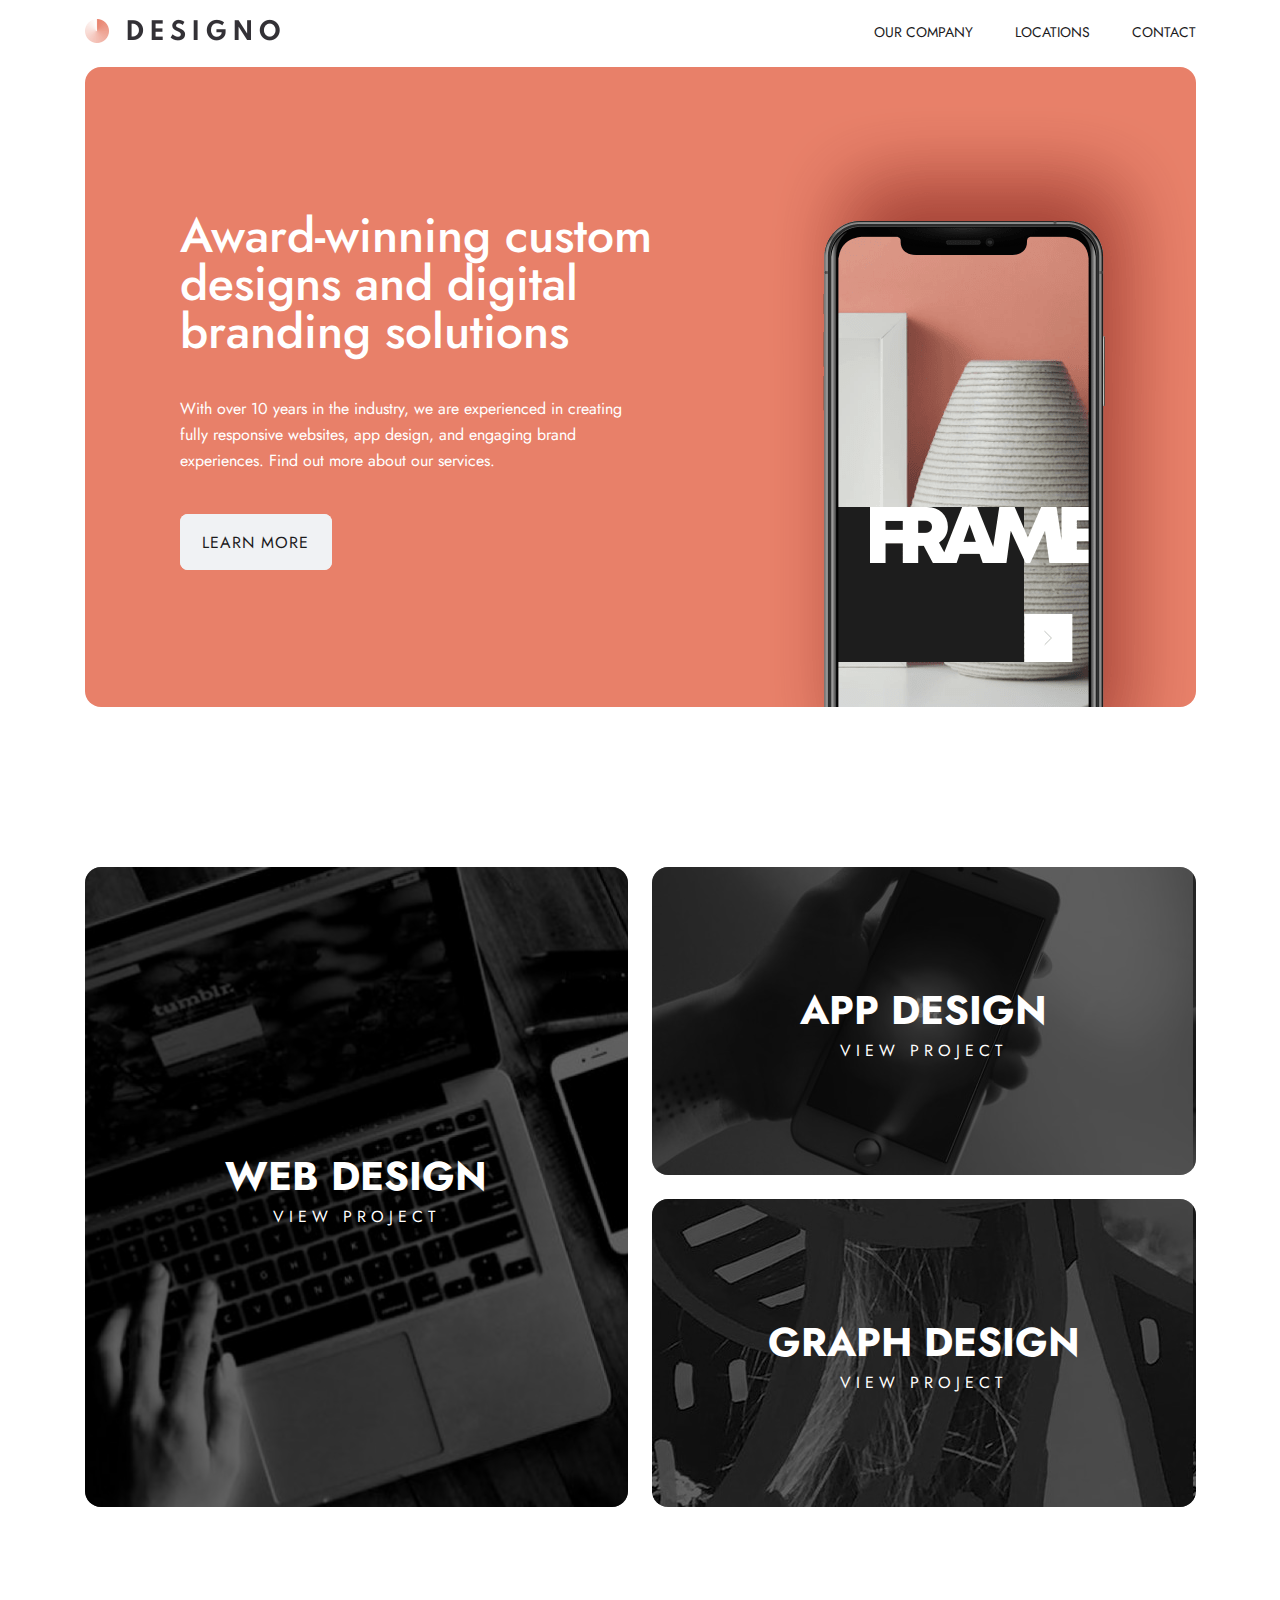
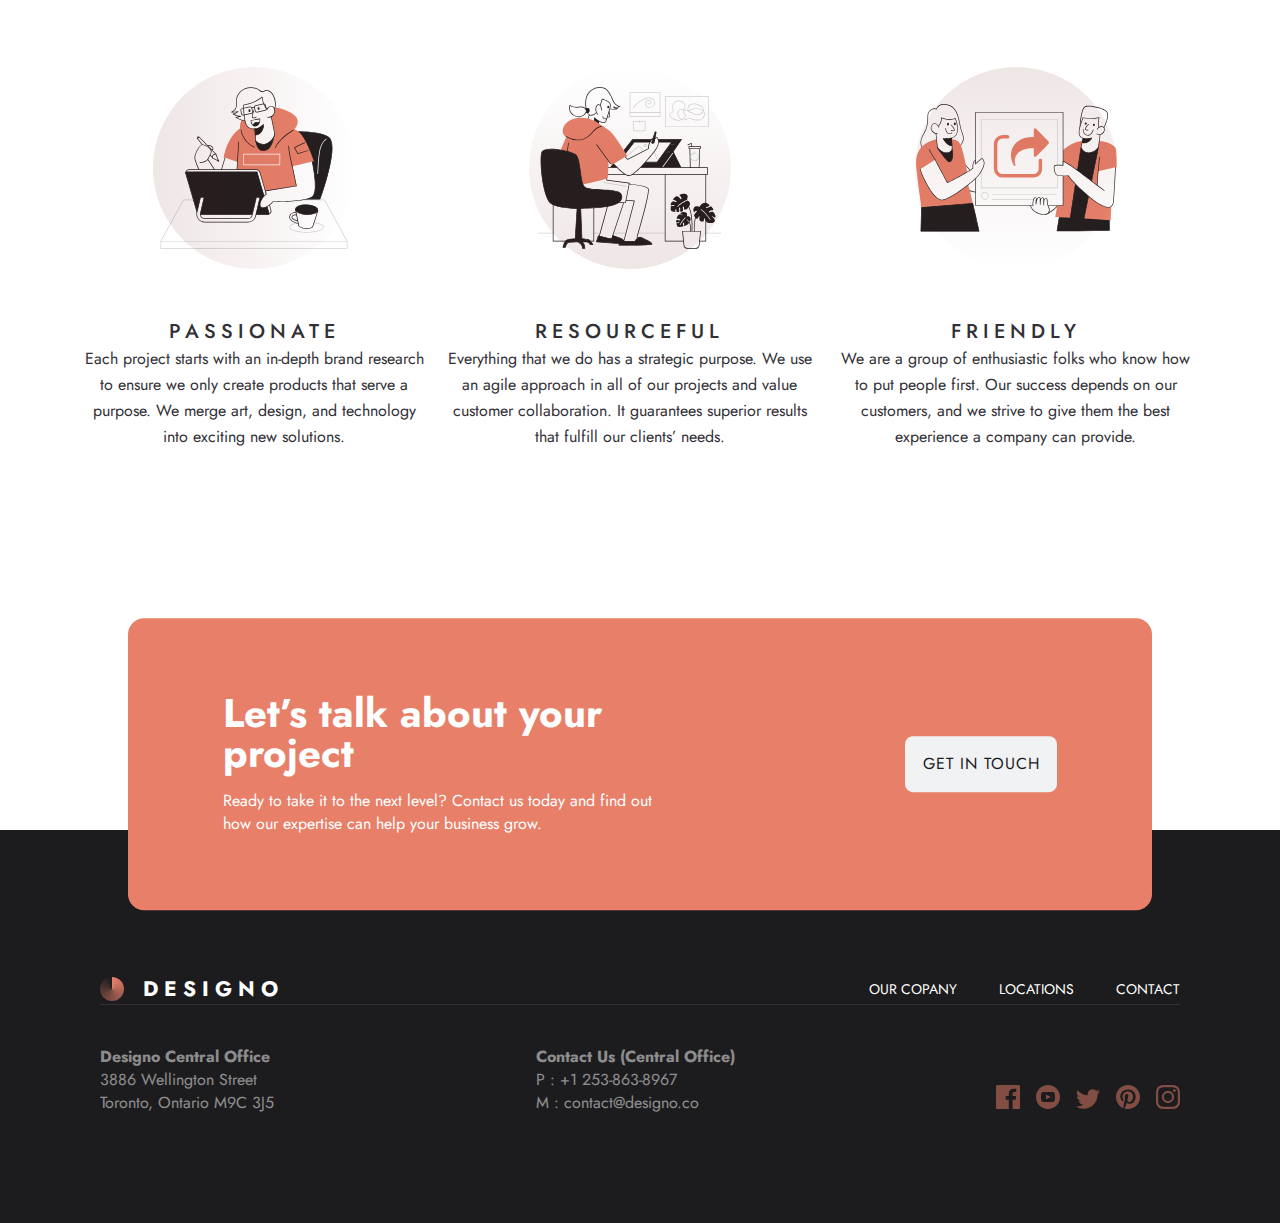
<file: index.html>
<!DOCTYPE html>
<html lang="en">
  <head>
    <meta charset="UTF-8" />
    <meta http-equiv="X-UA-Compatible" content="IE=edge" />
    <meta name="viewport" content="width=device-width, initial-scale=1.0" />
    <title>DESIGNO</title>
    <link
      rel="stylesheet"
      href="https://fonts.googleapis.com/css2?family=Material+Symbols+Outlined:opsz,wght,FILL,GRAD@48,400,0,0"
    />
    <link rel="stylesheet" href="styles.css" />
    <script src="main.js" defer></script>
  </head>
  <body>
    <header class="header">
      <div class="header__container">
        <a href="index.html" class="logo"> </a>
        <nav class="header__nav">
          <a href="about.html">OUR COMPANY</a>
          <a href="locations.html">LOCATIONS</a>
          <a href="contact.html">CONTACT</a>
        </nav>
        <span class="material-symbols-outlined hamburger"> menu </span>
        <span class="material-symbols-outlined close"> close </span>
      </div>

      <nav class="header__nav__mobile">
        <div class="mobile__nav__wrapper">
          <a href="about.html">OUR COMPANY</a>
          <a href="locations.html">LOCATIONS</a>
          <a href="contact.html">CONTACT</a>
        </div>
      </nav>
    </header>
    <main class="home_main">
      <section class="main__learnMore">
        <div class="main__learnMore__content">
          <h1>Award-winning custom designs and digital branding solutions</h1>
          <p class="main__learnMore--text">
            With over 10 years in the industry, we are experienced in creating
            fully responsive websites, app design, and engaging brand
            experiences. Find out more about our services.
          </p>
          <a href="about.html" class="btn">
            <button class="btn">LEARN MORE</button>
          </a>
        </div>
        <img
          class="main__hero__photo"
          src="assets/home/desktop/image-hero-phone.png"
          alt=""
        />
      </section>
      <section class="servicesList">
        <div class="services webDesign">
          <h2>WEB DESIGN</h2>
          <a href="webDesign.html">VIEW PROJECT</a>
        </div>

        <div class="services appDesign">
          <h2>APP DESIGN</h2>

          <a href="appDesign.html">VIEW PROJECT</a>
        </div>

        <div class="services graphDesign">
          <h2>GRAPH DESIGN</h2>
          <a href="graphDesign.html">VIEW PROJECT</a>
        </div>
      </section>
      <section class="companyApproach">
        <div class="companyApproach__passionate">
          <div class="img__passionate">
            <img src="assets/home/desktop/illustration-passionate.svg" alt="" />
          </div>
          <h3>PASSIONATE</h3>
          <p>
            Each project starts with an in-depth brand research to ensure we
            only create products that serve a purpose. We merge art, design, and
            technology into exciting new solutions.
          </p>
        </div>
        <div class="companyApproach__resourceful">
          <div class="img__resourceful">
            <img
              class="img"
              src="assets/home/desktop/illustration-resourceful.svg"
              alt=""
            />
          </div>
          <h3>RESOURCEFUL</h3>
          <p>
            Everything that we do has a strategic purpose. We use an agile
            approach in all of our projects and value customer collaboration. It
            guarantees superior results that fulfill our clients’ needs.
          </p>
        </div>
        <div class="companyApproach__friendly">
          <div class="img__friendly">
            <img src="assets/home/desktop/illustration-friendly.svg" alt="" />
          </div>
          <h3>FRIENDLY</h3>
          <p>
            We are a group of enthusiastic folks who know how to put people
            first. Our success depends on our customers, and we strive to give
            them the best experience a company can provide.
          </p>
        </div>
      </section>
    </main>
    <footer>
      <div class="footer__getInTouch">
        <div class="footer__getInTouch--text">
          <h2>Let’s talk about your project</h2>
          <p>
            Ready to take it to the next level? Contact us today and find out
            how our expertise can help your business grow.
          </p>
        </div>
        <a href="contact.html">
          <button class="btn">GET IN TOUCH</button>
        </a>
      </div>
      <div class="footer__container">
        <div class="logo__footer">
          <div class="logo__icon__footer"></div>
          <a href="index.html" class="logo__name__footer">D E S I G N O</a>
        </div>
        <nav class="footer__nav">
          <a href="about.html">OUR COPANY</a>
          <a href="locations.html">LOCATIONS</a>
          <a href="contact.html">CONTACT</a>
        </nav>
      </div>
      <section class="contactsWrapper">
        <div class="footer_address">
          <h4>Designo Central Office</h4>
          <p>3886 Wellington Street</p>
          <p>Toronto, Ontario M9C 3J5</p>
        </div>
        <div class="contacts">
          <h4>Contact Us (Central Office)</h4>
          <p>P : +1 253-863-8967</p>
          <p>M : contact@designo.co</p>
        </div>
        <div class="socials">
          <a href="https://www.facebook.com/" target="_blank"
            ><img src="assets/shared/desktop/icon-facebook.svg" alt=""
          /></a>
          <a href="https://www.youtube.com/" target="_blank"
            ><img src="assets/shared/desktop/icon-youtube.svg" alt=""
          /></a>
          <a href="https://twitter.com/" target="_blank">
            <img src="assets/shared/desktop/icon-twitter.svg" alt="" />
          </a>
          <a href="https://www.pinterest.com/" target="_blank"
            ><img src="assets/shared/desktop/icon-pinterest.svg" alt="" />
          </a>
          <a href="https://www.instagram.com/" target="_blank"
            ><img src="assets/shared/desktop/icon-instagram.svg" alt="" />
          </a>
        </div>
      </section>
    </footer>
  </body>
</html>
</file>
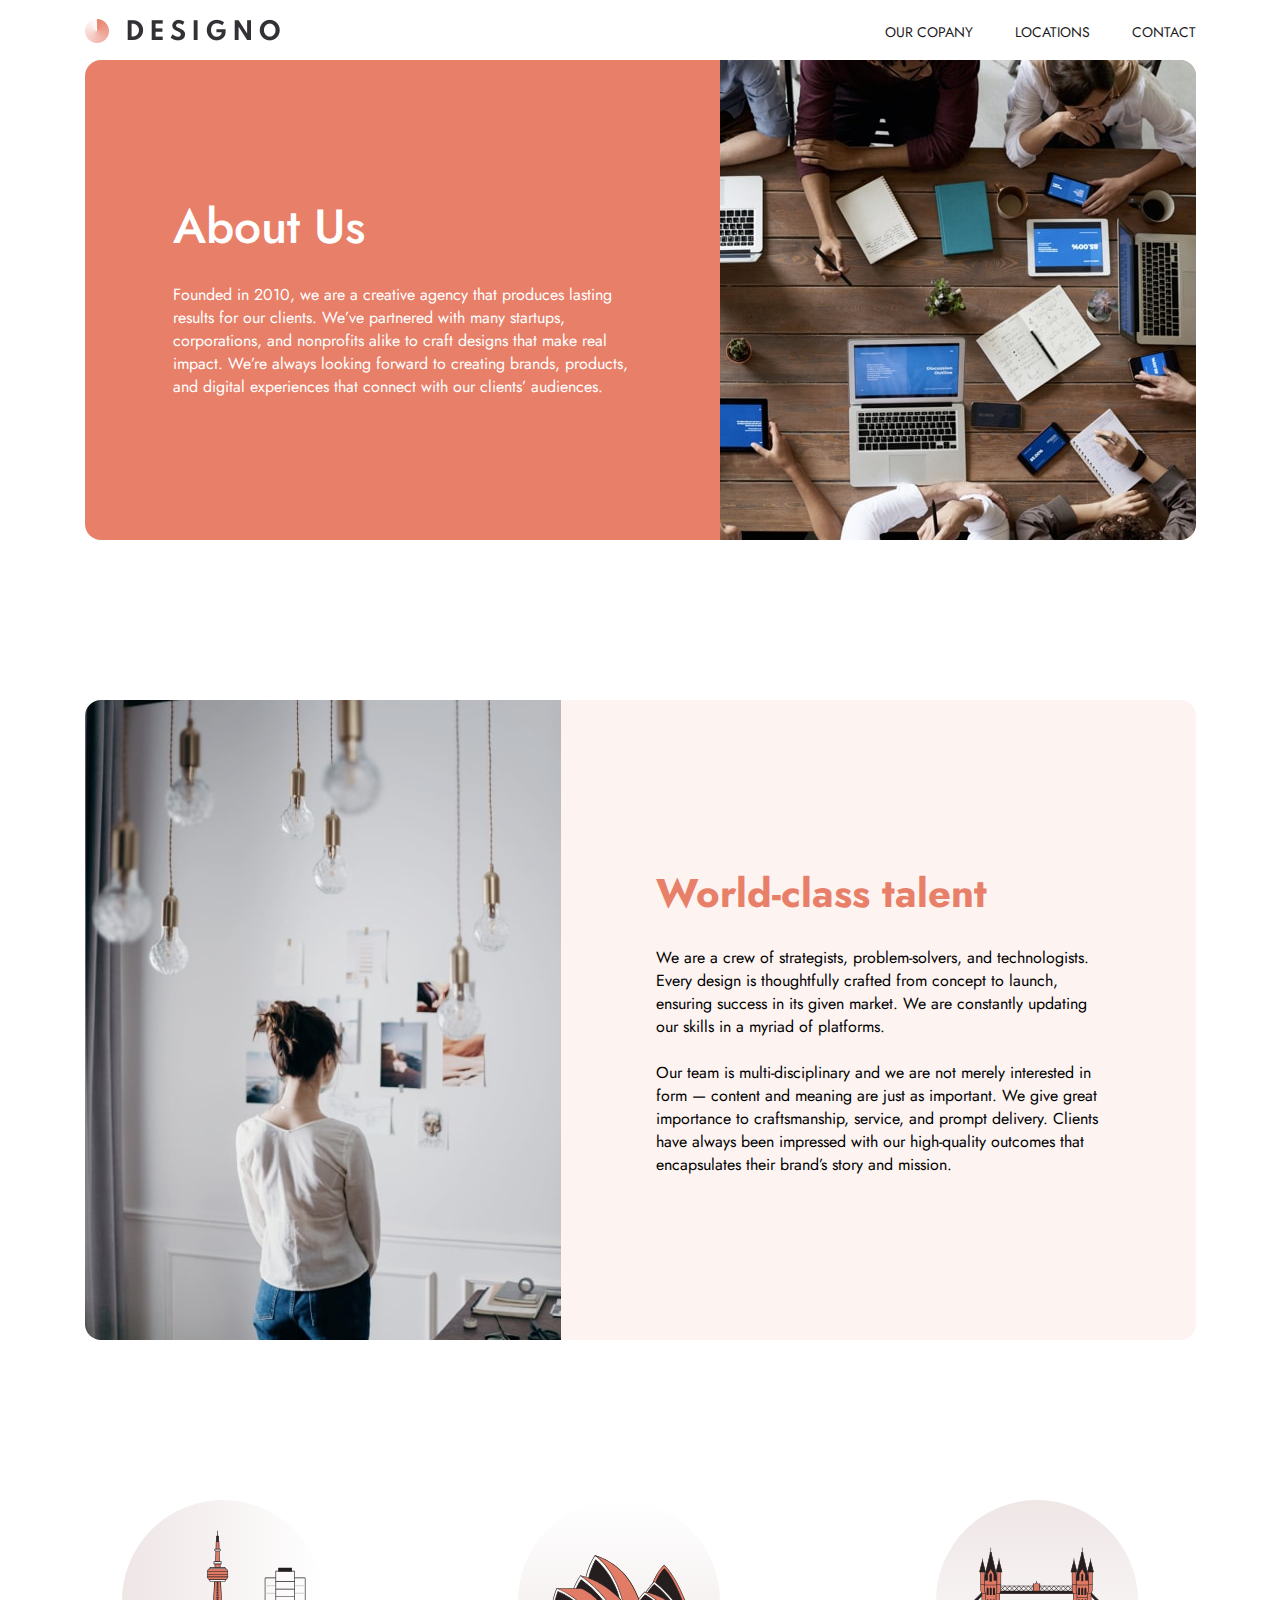
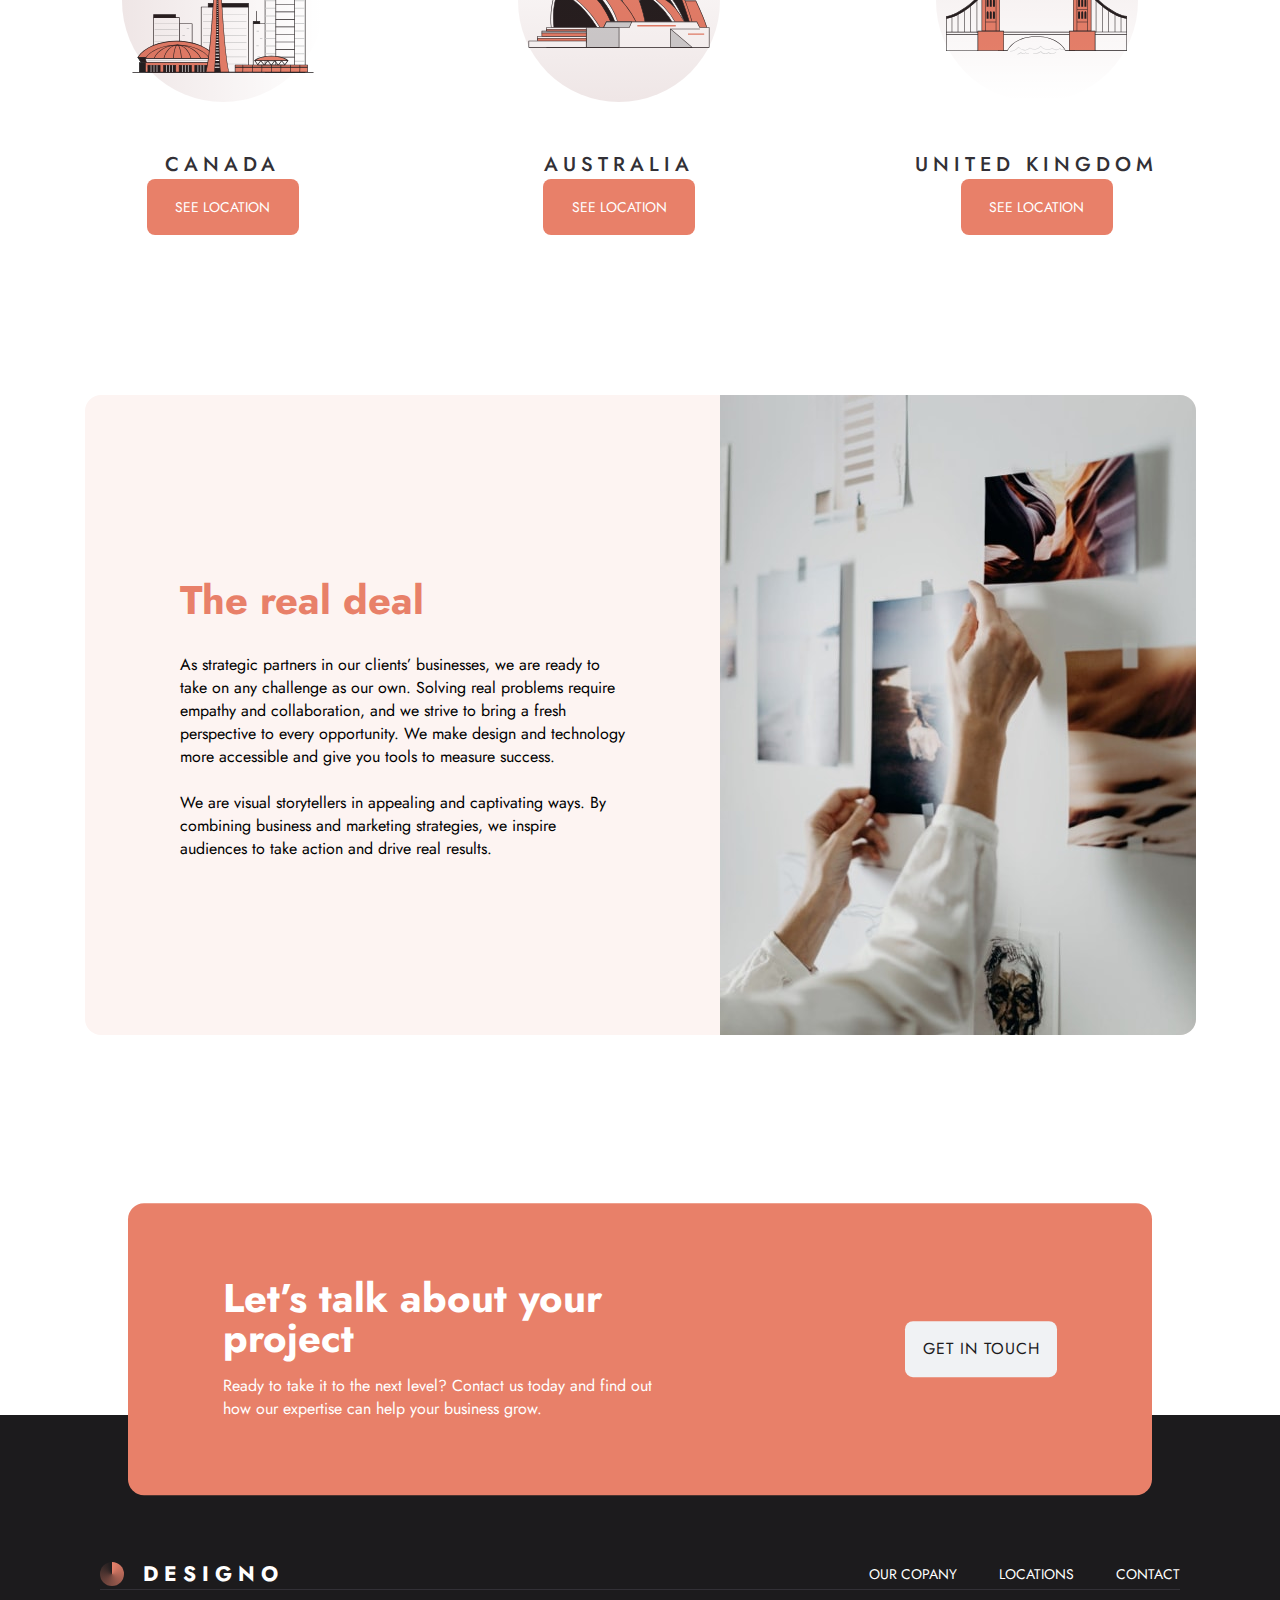
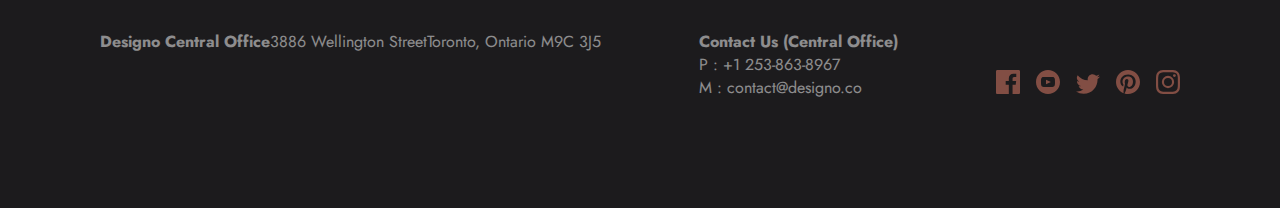
<file: about.html>
<!DOCTYPE html>
<html lang="en">
  <head>
    <meta charset="UTF-8" />
    <meta http-equiv="X-UA-Compatible" content="IE=edge" />
    <meta name="viewport" content="width=device-width, initial-scale=1.0" />
    <title>DESIGNO</title>
    <link rel="stylesheet" href="styles.css" />
    <link rel="stylesheet" href="webDesign.css" />
  </head>
  <body>
    <header class="header">
      <div class="header__container">
        <a href="index.html" class="logo"> </a>
        <nav class="header__nav">
          <a href="about.html">OUR COPANY</a>
          <a href="locations.html">LOCATIONS</a>
          <a href="contact.html">CONTACT</a>
        </nav>
      </div>
    </header>
    <main class="about_main">
      <section class="about">
        <div class="about__content">
          <h1>About Us</h1>
          <p class="about__text">
            Founded in 2010, we are a creative agency that produces lasting
            results for our clients. We’ve partnered with many startups,
            corporations, and nonprofits alike to craft designs that make real
            impact. We’re always looking forward to creating brands, products,
            and digital experiences that connect with our clients’ audiences.
          </p>
        </div>
        <div class="about__photo"></div>
      </section>
      <section class="about__textOne">
        <div class="about__photo2"></div>

        <div class="about__textOne--container">
          <h2>World-class talent</h2>
          <p class="about__textOne__descr">
            We are a crew of strategists, problem-solvers, and technologists.
            Every design is thoughtfully crafted from concept to launch,
            ensuring success in its given market. We are constantly updating our
            skills in a myriad of platforms. <br /><br />
            Our team is multi-disciplinary and we are not merely interested in
            form — content and meaning are just as important. We give great
            importance to craftsmanship, service, and prompt delivery. Clients
            have always been impressed with our high-quality outcomes that
            encapsulates their brand’s story and mission.
          </p>
        </div>
      </section>
      <section class="companyApproach">
        <div class="companyApproach__passionate">
          <div class="img__passionate">
            <img
              src="assets/shared/desktop/illustration-canada.svg"
              alt="
            "
            />
          </div>
          <h3>CANADA</h3>
          <a href="#" target="_blank">SEE LOCATION</a>
        </div>
        <div class="companyApproach__resourceful">
          <div class="img__resourceful">
            <img
              class="img"
              src="assets/shared/desktop/illustration-australia.svg"
              alt=""
            />
          </div>
          <h3>AUSTRALIA</h3>
          <a href="#" target="_blank">SEE LOCATION</a>
        </div>
        <div class="companyApproach__friendly">
          <div class="img__friendly">
            <img
              src="assets/shared/desktop/illustration-united-kingdom.svg"
              alt=""
            />
          </div>
          <h3>UNITED KINGDOM</h3>
          <a href="#" target="_blank">SEE LOCATION</a>
        </div>
      </section>
      <section class="about__textTwo">
        <div class="about__textTwo--container">
          <h2>The real deal</h2>
          <p class="about__textTwo__descr">
            As strategic partners in our clients’ businesses, we are ready to
            take on any challenge as our own. Solving real problems require
            empathy and collaboration, and we strive to bring a fresh
            perspective to every opportunity. We make design and technology more
            accessible and give you tools to measure success. <br /><br />We are
            visual storytellers in appealing and captivating ways. By combining
            business and marketing strategies, we inspire audiences to take
            action and drive real results.
          </p>
        </div>
        <div class="about__photo3"></div>
      </section>
    </main>
    <footer>
      <div class="footer__getInTouch">
        <div class="footer__getInTouch--text">
          <h2>Let’s talk about your project</h2>
          <p>
            Ready to take it to the next level? Contact us today and find out
            how our expertise can help your business grow.
          </p>
        </div>
        <a href="contact.html"><button class="btn">GET IN TOUCH</button></a>
      </div>
      <div class="footer__container">
        <div class="logo__footer">
          <div class="logo__icon__footer"></div>
          <a href="index.html" class="logo__name__footer">D E S I G N O</a>
        </div>
        <nav class="footer__nav">
          <a href="about.html">OUR COPANY</a>
          <a href="locations.html">LOCATIONS</a>
          <a href="contact.html">CONTACT</a>
        </nav>
      </div>
      <section class="contactsWrapper">
        <div class="address">
          <h4>Designo Central Office</h4>
          <p>3886 Wellington Street</p>
          <p>Toronto, Ontario M9C 3J5</p>
        </div>
        <div class="contacts">
          <h4>Contact Us (Central Office)</h4>
          <p>P : +1 253-863-8967</p>
          <p>M : contact@designo.co</p>
        </div>
        <div class="socials">
          <a href="https://www.facebook.com/" target="_blank"
            ><img src="assets/shared/desktop/icon-facebook.svg" alt=""
          /></a>
          <a href="https://www.youtube.com/" target="_blank"
            ><img src="assets/shared/desktop/icon-youtube.svg" alt=""
          /></a>
          <a href="https://twitter.com/" target="_blank">
            <img src="assets/shared/desktop/icon-twitter.svg" alt="" />
          </a>
          <a href="https://www.pinterest.com/" target="_blank"
            ><img src="assets/shared/desktop/icon-pinterest.svg" alt="" />
          </a>
          <a href="https://www.instagram.com/" target="_blank"
            ><img src="assets/shared/desktop/icon-instagram.svg" alt="" />
          </a>
        </div>
      </section>
    </footer>
  </body>
</html>
</file>
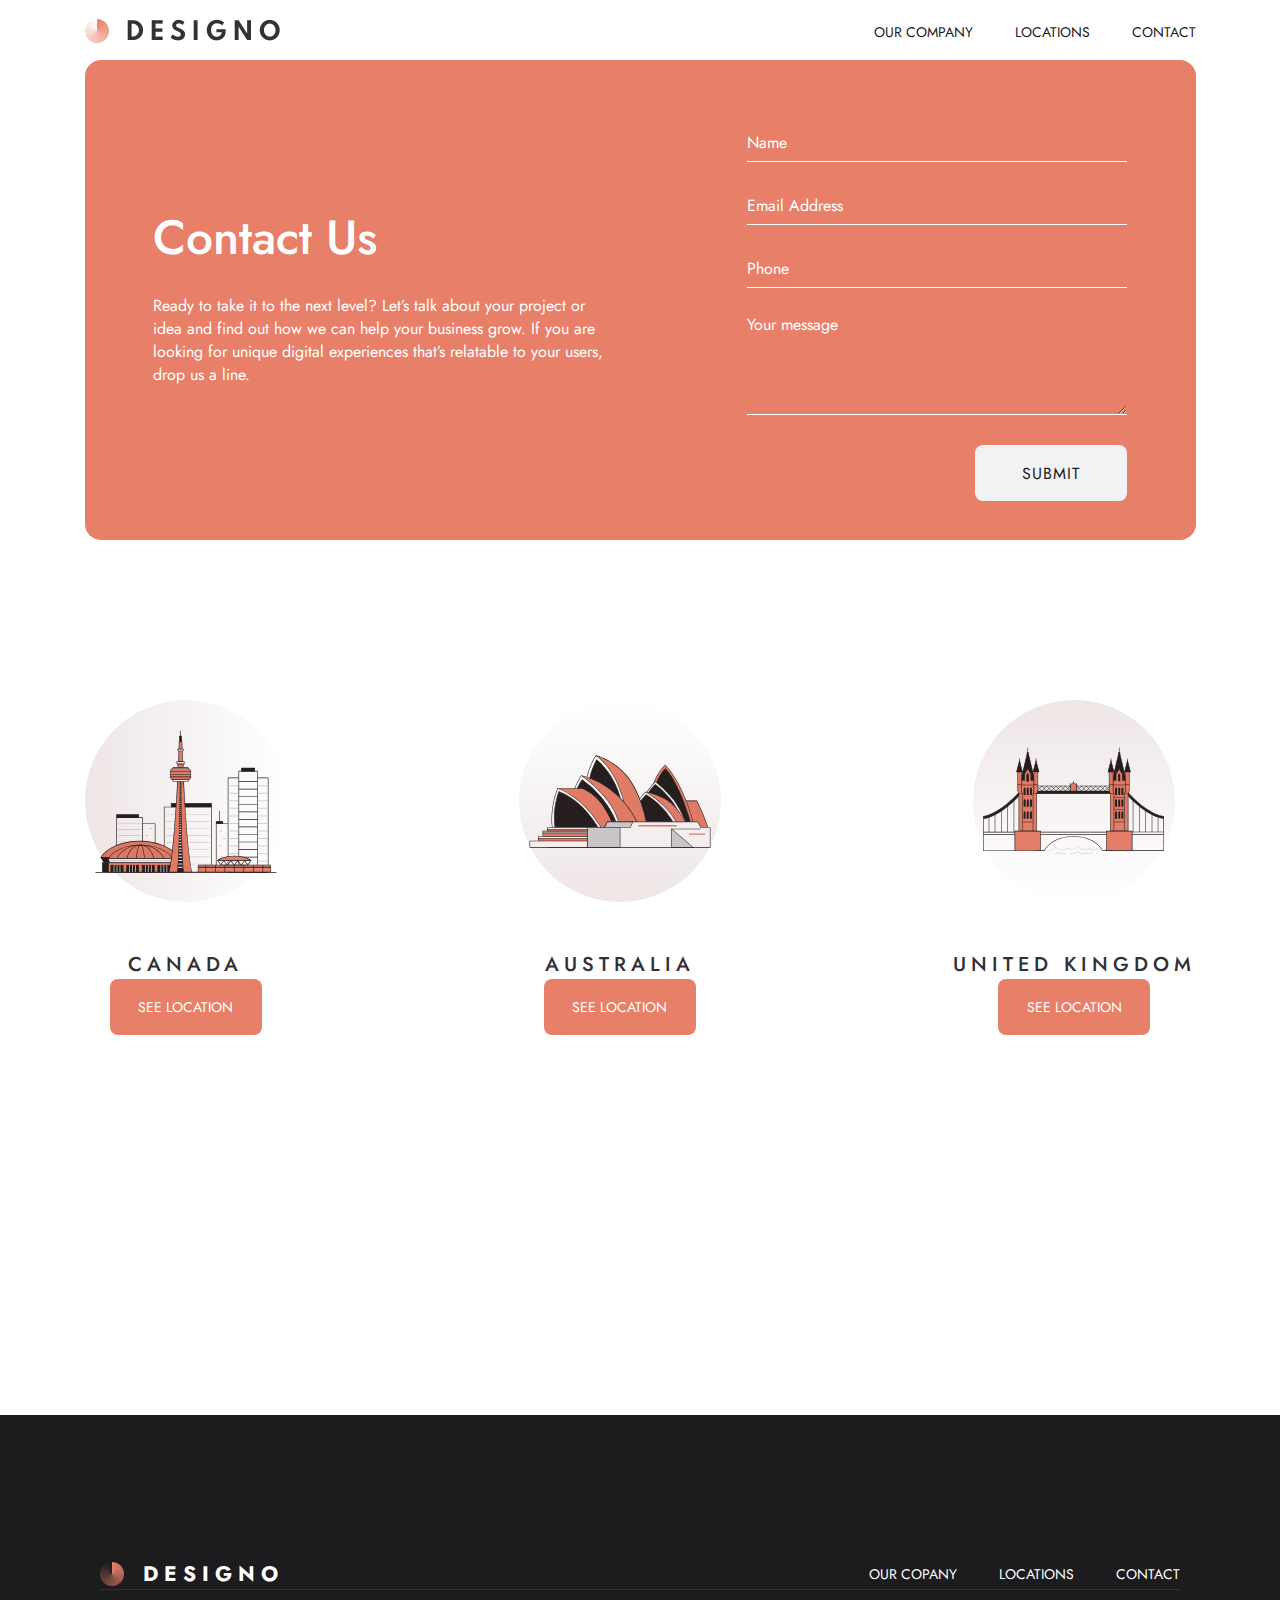
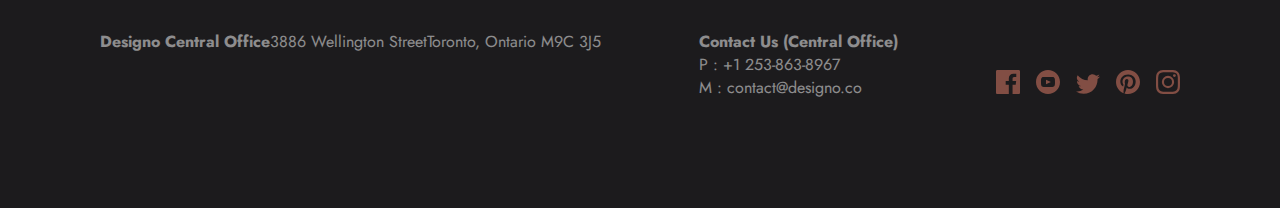
<file: contact.html>
<!DOCTYPE html>
<html lang="en">
<head>
    <meta charset="UTF-8"/>
    <meta http-equiv="X-UA-Compatible" content="IE=edge"/>
    <meta name="viewport" content="width=device-width, initial-scale=1.0"/>
    <title>DESIGNO</title>
    <link rel="stylesheet" href="styles.css"/>
    <link rel="stylesheet" href="webDesign.css"/>
    <script src="contact-handler.js" defer></script>
</head>
<body>
<header class="header">
    <div class="header__container">
        <a href="index.html" class="logo"> </a>
        <nav class="header__nav">
            <a href="about.html">OUR COMPANY</a>
            <a href="locations.html">LOCATIONS</a>
            <a href="#">CONTACT</a>
        </nav>
    </div>
</header>
<main class="about_main">
    <section class="contact">
        <div class="contact__content">
            <h1>Contact Us</h1>
            <p class="contact__text">
                Ready to take it to the next level? Let’s talk about your project or
                idea and find out how we can help your business grow. If you are
                looking for unique digital experiences that’s relatable to your
                users, drop us a line.
            </p>
        </div>
        <form action="https://www.photopea.com/">
            <div class="form_wrap">
                <input class="input" type="text" name="name" id="name" placeholder="Name"/>
                <span class="form_alert hidden">Can’t be empty <p class="form_alert-2"><p class="som">!</p></p></span>
            </div>
            <div class="form_wrap">
                <input
                        class="input"
                        type="email"
                        name="email"
                        id="email"
                        placeholder="Email Address"
                />
                <span class="form_alert hidden">
              Can’t be empty 
              <p class="form_alert-2"><p class="som">!</p></p>
            </span>
                <p class="incorrect_mail">Please enter correct Email</p>

            </div>
            <div class="form_wrap">
                <input class="input" type="tel" name="tel" id="tel" placeholder="Phone"/>
                <span class="form_alert hidden">
              Can’t be empty 
              <p class="form_alert-2"><p class="som">!</p></p>
            </span>

            </div>

            <div class="form_wrap">
            <textarea
                    class="input"
                    name="message"
                    id="message"
                    cols="30"
                    rows="5"
                    placeholder="Your message"
            ></textarea>
                <span class="form_alert hidden">
            Can’t be empty 
            <p class="form_alert-2"><p class="som">!</p></p>
          </span>
            </div>

            <button class="btn submit">SUBMIT</button>
        </form>
    </section>
    <section class="companyApproach hhhh">
        <div class="companyApproach__passionate">
            <div class="img__passionate">
                <img
                        src="assets/shared/desktop/illustration-canada.svg"
                        alt="
            "
                />
            </div>
            <h3>CANADA</h3>
            <a href="#" target="_blank">SEE LOCATION</a>
        </div>
        <div class="companyApproach__resourceful">
            <div class="img__resourceful">
                <img
                        class="img"
                        src="assets/shared/desktop/illustration-australia.svg"
                        alt=""
                />
            </div>
            <h3>AUSTRALIA</h3>
            <a href="#" target="_blank">SEE LOCATION</a>
        </div>
        <div class="companyApproach__friendly">
            <div class="img__friendly">
                <img
                        src="assets/shared/desktop/illustration-united-kingdom.svg"
                        alt=""
                />
            </div>
            <h3>UNITED KINGDOM</h3>
            <a href="#" target="_blank">SEE LOCATION</a>
        </div>
    </section>
</main>
<footer>
    <div class="footer__container">
        <div class="logo__footer">
            <div class="logo__icon__footer"></div>
            <a href="index.html" class="logo__name__footer">D E S I G N O</a>
        </div>
        <nav class="footer__nav">
            <a href="about.html">OUR COPANY</a>
            <a href="locations.html">LOCATIONS</a>
            <a href="contact.html">CONTACT</a>
        </nav>
    </div>
    <section class="contactsWrapper">
        <div class="address">
            <h4>Designo Central Office</h4>
            <p>3886 Wellington Street</p>
            <p>Toronto, Ontario M9C 3J5</p>
        </div>
        <div class="contacts">
            <h4>Contact Us (Central Office)</h4>
            <p>P : +1 253-863-8967</p>
            <p>M : contact@designo.co</p>
        </div>
        <div class="socials">
            <a href="https://www.facebook.com/" target="_blank"
            ><img src="assets/shared/desktop/icon-facebook.svg" alt=""
            /></a>
            <a href="https://www.youtube.com/" target="_blank"
            ><img src="assets/shared/desktop/icon-youtube.svg" alt=""
            /></a>
            <a href="https://twitter.com/" target="_blank">
                <img src="assets/shared/desktop/icon-twitter.svg" alt=""/>
            </a>
            <a href="https://www.pinterest.com/" target="_blank"
            ><img src="assets/shared/desktop/icon-pinterest.svg" alt=""/>
            </a>
            <a href="https://www.instagram.com/" target="_blank"
            ><img src="assets/shared/desktop/icon-instagram.svg" alt=""/>
            </a>
        </div>
    </section>
</footer>
</body>
</html>
</file>
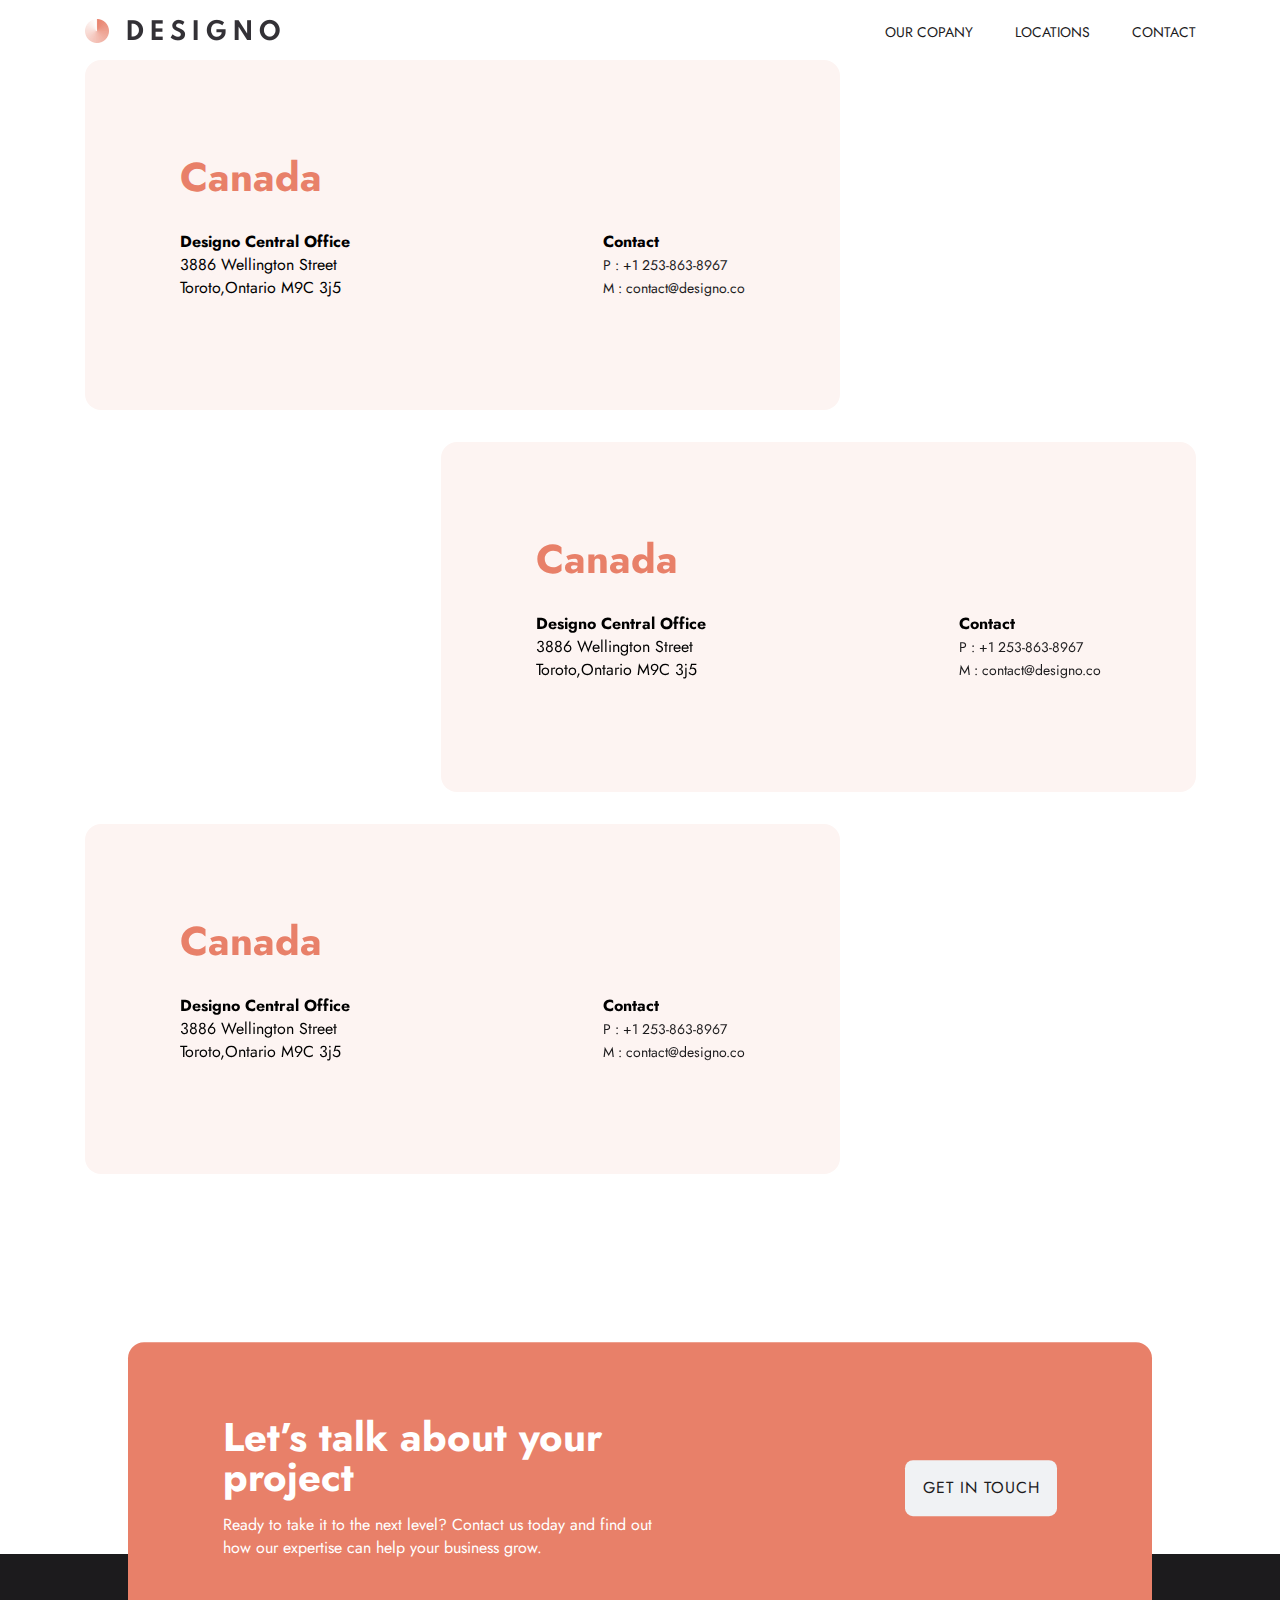
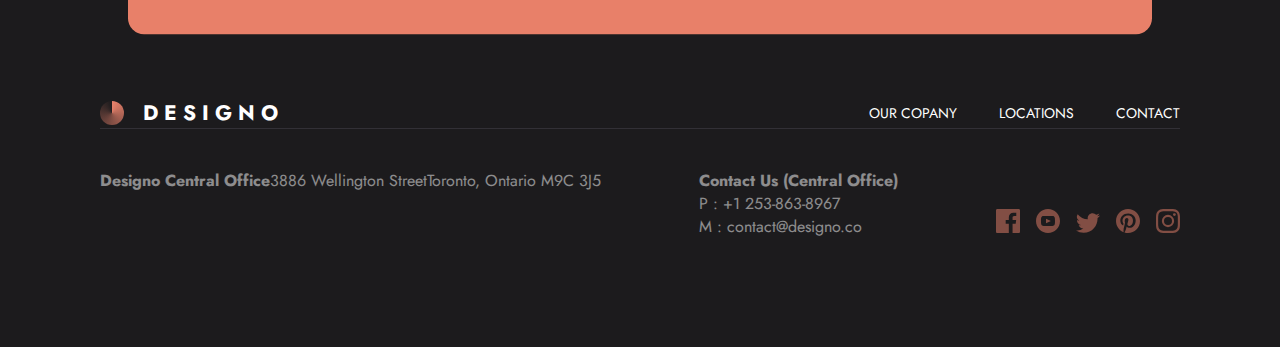
<file: locations.html>
<!DOCTYPE html>
<html lang="en">
<head>
    <meta charset="UTF-8"/>
    <meta http-equiv="X-UA-Compatible" content="IE=edge"/>
    <meta name="viewport" content="width=device-width, initial-scale=1.0"/>
    <title>DESIGNO</title>
    <link rel="stylesheet" href="styles.css"/>
</head>
<body>
<header class="header">
    <div class="header__container">
        <a href="index.html" class="logo"> </a>
        <nav class="header__nav">
            <a href="about.html">OUR COPANY</a>
            <a href="locations.html">LOCATIONS</a>
            <a href="contact.html">CONTACT</a>
        </nav>
    </div>
</header>
<main class="locations_main">
    <section class="locations__main_container">
        <div class="country canada">
            <div class="country__details">
                <h2>Canada</h2>
                <div class="canada address">
                    <div class="canada location">
                        <h4>Designo Central Office</h4>
                        <p>3886 Wellington Street</p>
                        <p>Toroto,Ontario M9C 3j5</p>
                    </div>
                    <div class="canada contact">
                        <h4>Contact</h4>
                        <a href="tel:+12538638967">P : +1 253-863-8967</a>
                        <br/>
                        <a href="mailto:contact@designo.co">M : contact@designo.co</a>
                    </div>
                </div>
            </div>
        </div>

        <iframe
                src="https://www.google.com/maps/embed?pb=!1m18!1m12!1m3!1d32667.001087326924!2d-79.39029306440467!3d43.64021491057587!2m3!1f0!2f0!3f0!3m2!1i1024!2i768!4f13.1!3m3!1m2!1s0x882b34d9a0737d9f%3A0xbc1ae74f23fabf4e!2sWellington%20St%20W%2C%20Toronto%2C%20ON%2C%20Canada!5e0!3m2!1sen!2sge!4v1681730903468!5m2!1sen!2sge"
                width="600"
                height="450"
                style="border: 0"
                allowfullscreen=""
                loading="lazy"
                referrerpolicy="no-referrer-when-downgrade"
        >
        </iframe>
    </section>
    <section class="locations__main_container">
        <iframe
                src="https://www.google.com/maps/embed?pb=!1m18!1m12!1m3!1d32667.001087326924!2d-79.39029306440467!3d43.64021491057587!2m3!1f0!2f0!3f0!3m2!1i1024!2i768!4f13.1!3m3!1m2!1s0x882b34d9a0737d9f%3A0xbc1ae74f23fabf4e!2sWellington%20St%20W%2C%20Toronto%2C%20ON%2C%20Canada!5e0!3m2!1sen!2sge!4v1681730903468!5m2!1sen!2sge"
                width="600"
                height="450"
                style="border: 0"
                allowfullscreen=""
                loading="lazy"
                referrerpolicy="no-referrer-when-downgrade"
        >
        </iframe>
        <div class="country australia">
            <div class="country__details">
                <h2>Canada</h2>
                <div class="canada address">
                    <div class="canada location">
                        <h4>Designo Central Office</h4>
                        <p>3886 Wellington Street</p>
                        <p>Toroto,Ontario M9C 3j5</p>
                    </div>
                    <div class="canada contact">
                        <h4>Contact</h4>
                        <a href="tel:+12538638967">P : +1 253-863-8967</a>
                        <br/>
                        <a href="mailto:contact@designo.co">M : contact@designo.co</a>
                    </div>
                </div>
            </div>
        </div>
    </section>
    <section class="locations__main_container">
        <div class="country">
            <div class="country__details">
                <h2>Canada</h2>
                <div class="canada address">
                    <div class="canada location">
                        <h4>Designo Central Office</h4>
                        <p>3886 Wellington Street</p>
                        <p>Toroto,Ontario M9C 3j5</p>
                    </div>
                    <div class="canada contact">
                        <h4>Contact</h4>
                        <a href="tel:+12538638967">P : +1 253-863-8967</a>
                        <br/>
                        <a href="mailto:contact@designo.co">M : contact@designo.co</a>
                    </div>
                </div>
            </div>
        </div>

        <iframe
                src="https://www.google.com/maps/embed?pb=!1m18!1m12!1m3!1d32667.001087326924!2d-79.39029306440467!3d43.64021491057587!2m3!1f0!2f0!3f0!3m2!1i1024!2i768!4f13.1!3m3!1m2!1s0x882b34d9a0737d9f%3A0xbc1ae74f23fabf4e!2sWellington%20St%20W%2C%20Toronto%2C%20ON%2C%20Canada!5e0!3m2!1sen!2sge!4v1681730903468!5m2!1sen!2sge"
                width="600"
                height="450"
                style="border: 0"
                allowfullscreen=""
                loading="lazy"
                referrerpolicy="no-referrer-when-downgrade"
        >
        </iframe>
    </section>
</main>
<footer>
    <div class="footer__getInTouch">
        <div class="footer__getInTouch--text">
            <h2>Let’s talk about your project</h2>
            <p>
                Ready to take it to the next level? Contact us today and find out
                how our expertise can help your business grow.
            </p>
        </div>
        <a href="contact.html">
            <button class="btn">GET IN TOUCH</button>
        </a>
    </div>
    <div class="footer__container">
        <div class="logo__footer">
            <div class="logo__icon__footer"></div>
            <a href="index.html" class="logo__name__footer">D E S I G N O</a>
        </div>
        <nav class="footer__nav">
            <a href="about.html">OUR COPANY</a>
            <a href="locations.html">LOCATIONS</a>
            <a href="contact.html">CONTACT</a>
        </nav>
    </div>
    <section class="contactsWrapper">
        <div class="address">
            <h4>Designo Central Office</h4>
            <p>3886 Wellington Street</p>
            <p>Toronto, Ontario M9C 3J5</p>
        </div>
        <div class="contacts">
            <h4>Contact Us (Central Office)</h4>
            <p>P : +1 253-863-8967</p>
            <p>M : contact@designo.co</p>
        </div>
        <div class="socials">
            <a href="https://www.facebook.com/" target="_blank"
            ><img src="assets/shared/desktop/icon-facebook.svg" alt=""
            /></a>
            <a href="https://www.youtube.com/" target="_blank"
            ><img src="assets/shared/desktop/icon-youtube.svg" alt=""
            /></a>
            <a href="https://twitter.com/" target="_blank">
                <img src="assets/shared/desktop/icon-twitter.svg" alt=""/>
            </a>
            <a href="https://www.pinterest.com/" target="_blank"
            ><img src="assets/shared/desktop/icon-pinterest.svg" alt=""/>
            </a>
            <a href="https://www.instagram.com/" target="_blank"
            ><img src="assets/shared/desktop/icon-instagram.svg" alt=""/>
            </a>
        </div>
    </section>
</footer>
</body>
</html>
</file>
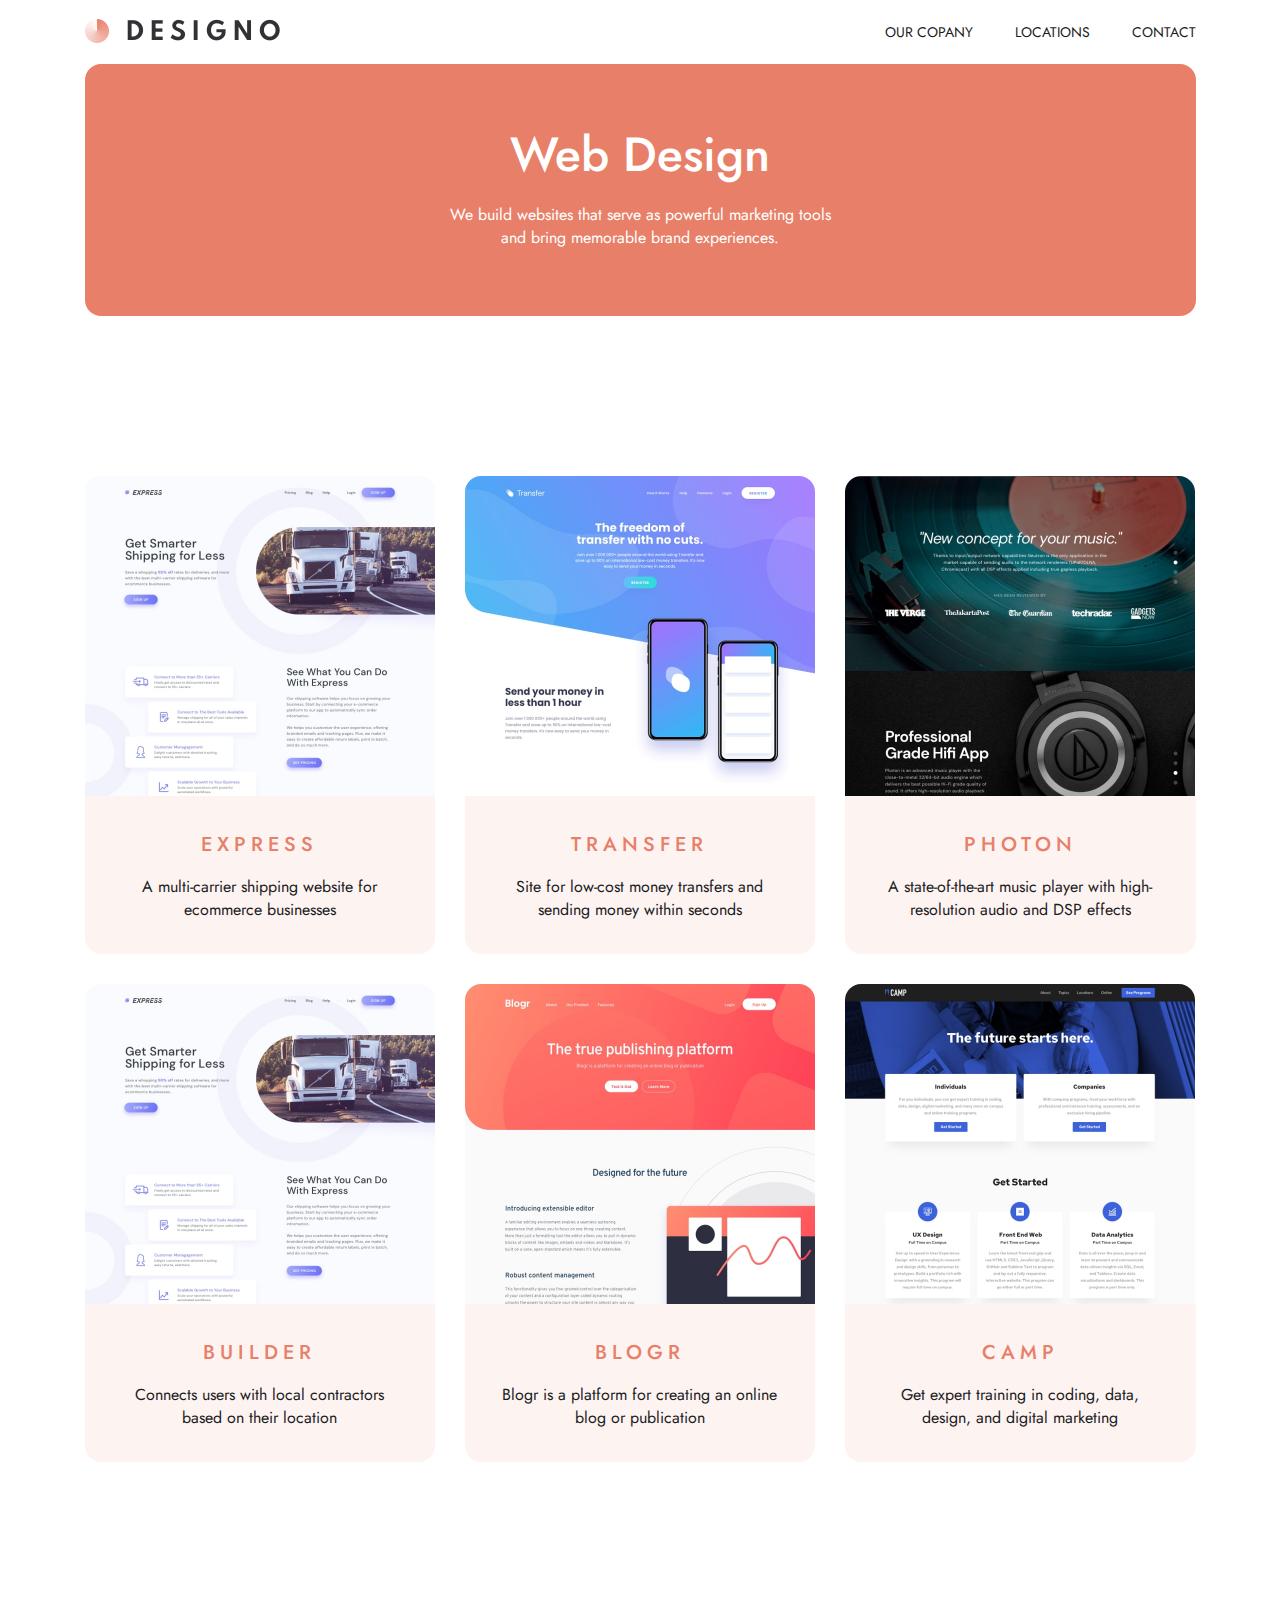
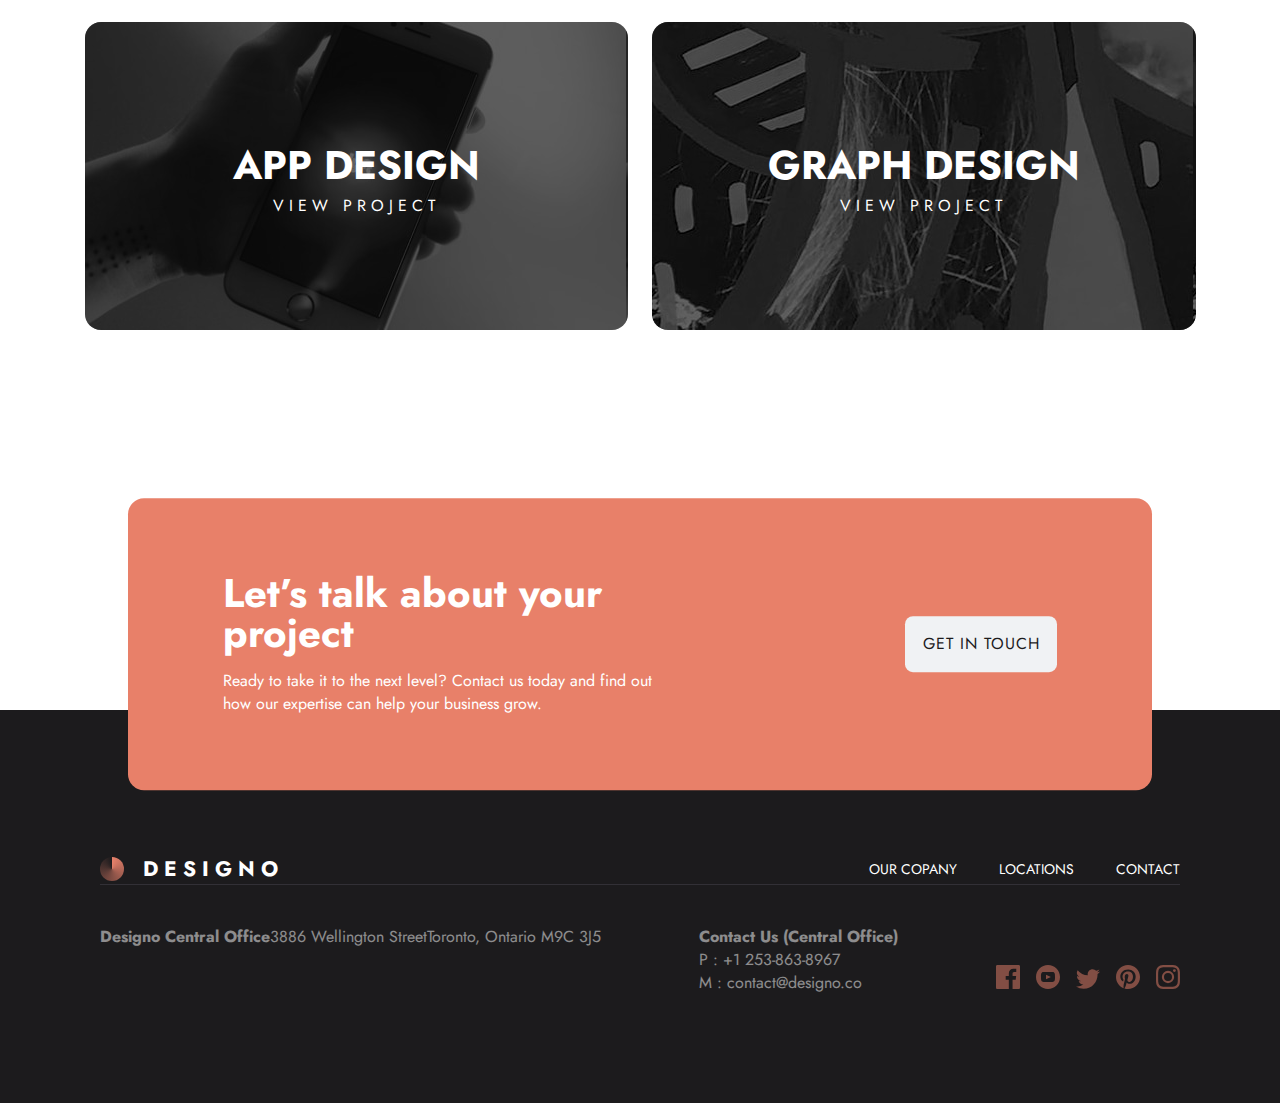
<file: webDesign.html>
<!DOCTYPE html>
<html lang="en">
  <head>
    <meta charset="UTF-8" />
    <meta http-equiv="X-UA-Compatible" content="IE=edge" />
    <meta name="viewport" content="width=device-width, initial-scale=1.0" />
    <title>DESIGNO</title>
    <link rel="stylesheet" href="styles.css" />
    <link rel="stylesheet" href="webDesign.css" />
  </head>
  <body>
    <header class="header">
      <div class="header__container">
        <a href="index.html" class="logo"> </a>
        <nav class="header__nav">
          <a href="about.html">OUR COPANY</a>
          <a href="locations.html">LOCATIONS</a>
          <a href="contact.html">CONTACT</a>
        </nav>
      </div>
    </header>
    <main>
      <section class="pageDescription">
        <h1>Web Design</h1>
        <p>
          We build websites that serve as powerful marketing tools and bring
          memorable brand experiences.
        </p>
      </section>

      <section class="projects">
        <div class="projects__item">
          <img src="assets/web-design/desktop/image-express.jpg" alt="" />
          <div class="projects__item--descr">
            <h3>EXPRESS</h3>
            <p>A multi-carrier shipping website for ecommerce businesses</p>
          </div>
        </div>
        <div class="projects__item">
          <img src="assets/web-design/desktop/image-transfer.jpg" alt="" />
          <div class="projects__item--descr">
            <h3>TRANSFER</h3>
            <p>
              Site for low-cost money transfers and sending money within seconds
            </p>
          </div>
        </div>
        <div class="projects__item">
          <img src="assets/web-design/desktop/image-photon.jpg" alt="" />
          <div class="projects__item--descr">
            <h3>PHOTON</h3>
            <p>
              A state-of-the-art music player with high-resolution audio and DSP
              effects
            </p>
          </div>
        </div>
        <div class="projects__item">
          <img src="assets/web-design/desktop/image-express.jpg" alt="" />
          <div class="projects__item--descr">
            <h3>BUILDER</h3>
            <p>Connects users with local contractors based on their location</p>
          </div>
        </div>
        <div class="projects__item">
          <img src="assets/web-design/desktop/image-blogr.jpg" alt="" />
          <div class="projects__item--descr">
            <h3>BLOGR</h3>
            <p>
              Blogr is a platform for creating an online blog or publication
            </p>
          </div>
        </div>
        <div class="projects__item">
          <img src="assets/web-design/desktop/image-camp.jpg" alt="" />
          <div class="projects__item--descr">
            <h3>CAMP</h3>
            <p>
              Get expert training in coding, data, design, and digital marketing
            </p>
          </div>
        </div>
      </section>
      <section class="servicesList">
        <div class="services appDesign">
          <h2>APP DESIGN</h2>

          <a href="appDesign.html">VIEW PROJECT</a>
        </div>

        <div class="services graphDesign">
          <h2>GRAPH DESIGN</h2>
          <a href="graphDesign.html">VIEW PROJECT</a>
        </div>
      </section>
    </main>
    <footer>
      <div class="footer__getInTouch">
        <div class="footer__getInTouch--text">
          <h2>Let’s talk about your project</h2>
          <p>
            Ready to take it to the next level? Contact us today and find out
            how our expertise can help your business grow.
          </p>
        </div>
        <a href="contact.html"><button class="btn">GET IN TOUCH</button></a>
      </div>
      <div class="footer__container">
        <div class="logo__footer">
          <div class="logo__icon__footer"></div>
          <p class="logo__name__footer">D E S I G N O</p>
        </div>
        <nav class="footer__nav">
          <a href="about.html">OUR COPANY</a>
          <a href="locations.html">LOCATIONS</a>
          <a href="contact.html">CONTACT</a>
        </nav>
      </div>
      <section class="contactsWrapper">
        <div class="address">
          <h4>Designo Central Office</h4>
          <p>3886 Wellington Street</p>
          <p>Toronto, Ontario M9C 3J5</p>
        </div>
        <div class="contacts">
          <h4>Contact Us (Central Office)</h4>
          <p>P : +1 253-863-8967</p>
          <p>M : contact@designo.co</p>
        </div>
        <div class="socials">
          <a href="https://www.facebook.com/" target="_blank"
            ><img src="assets/shared/desktop/icon-facebook.svg" alt=""
          /></a>
          <a href="https://www.youtube.com/" target="_blank"
            ><img src="assets/shared/desktop/icon-youtube.svg" alt=""
          /></a>
          <a href="https://twitter.com/" target="_blank">
            <img src="assets/shared/desktop/icon-twitter.svg" alt="" />
          </a>
          <a href="https://www.pinterest.com/" target="_blank"
            ><img src="assets/shared/desktop/icon-pinterest.svg" alt="" />
          </a>
          <a href="https://www.instagram.com/" target="_blank"
            ><img src="assets/shared/desktop/icon-instagram.svg" alt="" />
          </a>
        </div>
      </section>
    </footer>
  </body>
</html>
</file>
<file: styles.css>
@import url("https://fonts.googleapis.com/css2?family=Jost:wght@400;500;600;700;800&display=swap");

* {
  margin: 0;
  padding: 0;
  box-sizing: border-box;
  font-family: "Jost", sans-serif;
}

:root {
  --Peach-primary: hsl(11, 73%, 66%);
  --Black-primary: hsl(270, 3%, 11%);
  --White-primary: hsl(0, 0%, 100%);
  --Peach-secondary: hsl(11, 100%, 80%);
  --Black-secondary: hsl(264, 5%, 20%);
  --Gray: hsl(210, 17%, 95%);

  --FS-h1: 3rem;
  --FS-h2: 2.5rem;
  --FS-h2-sp: 0.125rem;
  --FS-h3: 1.25rem;
  --FS-h3-sp: 0.3125rem;
  --FS-body: 1rem;
}

html {
  height: 100vh;
  width: 100vw;
}

body {
  height: 100%;
  position: relative;
}

h1 {
  color: var(--White-primary);
  font-size: var(--FS-h1);
  font-weight: 500;
  line-height: 3rem;
}

/*============ LOADER ================ */

@keyframes spin {
  0% {
    transform: rotate(0deg);
  }
  100% {
    transform: rotate(360deg);
  }
}

/* ===============HEADER=========== */
a {
  text-decoration: none;
  color: var(--Black-primary);
  font-size: 0.875rem;
}

header {
  display: flex;
  justify-content: center;
  margin: 0 auto;
  align-items: center;
  position: relative;
}

.header__container {
  display: flex;
  justify-content: space-between;
  align-items: center;
  width: 90%;
  max-width: 69.4375rem;
  margin: 0 auto;
  margin-top: 4rem;
  position: absolute;
}

.header__nav {
  display: flex;
  gap: 2.625rem;
}

.logo {
  background: url("assets/shared/desktop/logo-dark.png");
  width: 12.625rem;
  height: 1.6875rem;
  background-size: cover;
}

nav a {
  transition: 300ms ease-in-out;
}

nav a:hover {
  border-bottom: 1px solid var(--Black-secondary);
}

/* ========== HOME MAIN ============== */

.home_main {
  display: flex;
  flex-direction: column;
  justify-content: center;
  align-items: center;
  margin: 0 auto;
  margin-top: 4.1875rem;
}

.main__learnMore {
  background: var(--Peach-primary);
  width: 90%;
  max-width: 69.4375rem;

  height: 40rem;
  overflow: hidden;
  position: relative;
  border-radius: 1rem;
}

.main__learnMore__content {
  display: flex;
  flex-direction: column;

  max-width: 48.7%;
  margin: 9.0625rem 0rem 9.0625rem 5.9375rem;
  gap: 2.5rem;
}

.main__learnMore--text {
  font-size: var(--FS-body);
  font-weight: 400;
  line-height: 1.625rem;
  color: var(--White-primary);
  max-width: 27.8125rem;
}

.btn {
  width: 9.5rem;
  height: 3.5rem;
  color: var(--Black-primary);
  letter-spacing: 0.0625rem;
  border-radius: 0.5rem;
  background: var(--Gray);
  outline: none;
  border: none;
  font-size: var(--FS-body);
  cursor: pointer;
  transition: 200ms ease-in-out;
  z-index: 5;
}

.btn:hover {
  background: var(--Peach-secondary);
}

.main__hero__photo {
  position: absolute;
  top: -1rem;
  right: -5rem;
}

.servicesList {
  width: 90%;
  max-width: 69.4375rem;
  margin: 0 auto;
  display: grid;
  grid-template-columns: 1fr 1fr;
  gap: 1.5rem;
  margin: 10rem 0;
  position: relative;
}

.servicesList a {
  font-size: var(--FS-body);
  color: var(--White-primary);
  letter-spacing: 0.3125rem;
  z-index: 2;
}

h2 {
  font-size: var(--FS-h2);
  color: var(--White-primary);
  z-index: 2;
}

.services {
  text-align: center;
  display: flex;
  flex-direction: column;
  justify-content: center;
  align-items: center;
  width: 100%;
  height: 19.25rem;
  border-radius: 1rem;
  position: relative;
  z-index: 0;
}

.services:hover.services::after {
  background-color: var(--Peach-secondary);
}

.services::after {
  content: "";
  position: absolute;
  width: 100%;
  height: 100%;
  top: 0;
  left: 0;
  background-color: black;
  border-radius: 1rem;
  opacity: 0.6;
  transition: 300ms ease-in-out;
}

.webDesign {
  height: 40rem;
  grid-row: 1 / span 2;
  background: url("assets/home/desktop/image-web-design-large.jpg");
  background-size: cover;
  background-repeat: no-repeat;
}

.appDesign {
  background: url("assets/home/desktop/image-app-design.jpg");
}

.graphDesign {
  background: url("assets/home/desktop/image-graphic-design.jpg");
}

/* ================================================= */

.companyApproach {
  display: flex;
  width: 90%;
  max-width: 69.4375rem;

  gap: 1.4rem;

  justify-content: space-between;
}

.companyApproach__passionate,
.companyApproach__resourceful,
.companyApproach__friendly {
  display: flex;
  flex-direction: column;
  align-items: center;
  text-align: center;
  font-weight: 400;
  /* max-width: 21.875%; */
}

.img__passionate,
.img__resourceful,
.img__friendly {
  width: 12.625rem;
  height: 12.625rem;
  position: relative;
  margin-bottom: 3rem;
}

.img__passionate::after {
  content: "";
  position: absolute;
  top: 0;
  left: 0;
  width: 100%;
  height: 100%;
  border-radius: 50%;
  transform: scaleX(-1);
  background: linear-gradient(
    90deg,
    rgba(93, 2, 2, 0.0001) 0%,
    rgba(93, 2, 2, 0.497569) 100%
  );
  mix-blend-mode: normal;
  opacity: 0.2;
  transform: matrix(-1, 0, 0, 1, 0, 0);
}

.img__resourceful::after {
  content: "";
  position: absolute;
  top: 0;
  left: 0;
  width: 100%;
  height: 100%;
  border-radius: 50%;
  background: linear-gradient(
    90deg,
    rgba(93, 2, 2, 0.0001) 0%,
    rgba(93, 2, 2, 0.497569) 100%
  );
  mix-blend-mode: normal;
  opacity: 0.2;
  transform: matrix(0, 1, 1, 0, 0, 0);
}

.img__friendly::after {
  content: "";
  position: absolute;
  top: 0;
  left: 0;
  width: 100%;
  height: 100%;
  border-radius: 50%;
  background: linear-gradient(
    90deg,
    rgba(93, 2, 2, 0.0001) 0%,
    rgba(93, 2, 2, 0.497569) 100%
  );
  mix-blend-mode: normal;
  opacity: 0.2;
  transform: matrix(0, -1, -1, 0, 0, 0);
}

h3 {
  color: var(--Black-secondary);
  font-size: var(--FS-h3);
  letter-spacing: var(--FS-h3-sp);
  font-weight: 500;
}

.companyApproach p {
  line-height: 1.625rem;
  font-weight: 400;
  color: var(--Black-secondary);
}

/* ===============FOOTER================== */

footer {
  margin-top: max(23.75rem);
  padding: 0 2.5rem;
  display: flex;
  flex-direction: column;
  align-items: center;
  background-color: var(--Black-primary);
  min-height: 24.5625rem;
  position: relative;
}

.footer__container {
  display: flex;
  justify-content: space-between;
  align-items: center;
  width: 90%;
  max-width: 69.4375rem;
  margin-top: 9rem;
  margin-bottom: 2.5rem;
  border-bottom: 1px solid var(--Black-secondary);
}

.footer__nav {
  display: flex;
  gap: 2.625rem;
}

.footer__nav a {
  color: var(--White-primary);
}

.footer__nav a:hover {
  border-bottom: 1px solid var(--White-primary);
}

.logo__footer {
  display: flex;
  gap: 1.16875rem;
  align-items: center;
}

.logo__icon__footer {
  height: 1.5rem;
  width: 1.5rem;
  background: conic-gradient(
    from 90deg at 50% 50%,
    rgba(231, 129, 107, 0.0001) 0deg,
    #e7816b 359.74deg,
    rgba(231, 129, 107, 0.0001) 360deg
  );
  transform: matrix(0, -1, -1, 0, 0, 0);
  border-radius: 50%;
}

.logo__name__footer {
  color: var(--White-primary);
  font-size: 1.3125rem;
  font-weight: 700;
}

.contactsWrapper {
  color: var(--White-primary);
  display: flex;
  justify-content: space-between;
  width: 90%;
  max-width: 69.4375rem;

  opacity: 0.5;
}

h4 {
  font-weight: 700;
}

.socials {
  display: flex;
  gap: 1rem;
  align-items: flex-end;
}

.footer__getInTouch {
  height: 18.25rem;
  position: absolute;
  width: 80%;
  max-width: 69.4375rem;
  min-width: 20.4375rem;
  background: var(--Peach-primary);
  color: var(--White-primary);
  top: 50%;
  left: 50%;
  transform: translate(-50%, -140%);
  border-radius: 1rem;
  display: flex;
  justify-content: space-between;
  align-items: center;
  padding: 0 5.9375rem;
}

.footer__getInTouch h2 {
  line-height: 2.5rem;
  margin-bottom: 1rem;
}

.footer__getInTouch--text {
  display: flex;
  flex-direction: column;
  max-width: 28.6875rem;
}

/* ==========================LOCATIONS PAGE============== */

.locations_main {
  display: flex;
  gap: 2rem;
  flex-direction: column;
  width: 90%;
  max-width: 69.4375rem;
  margin: 0 auto;
  margin-top: 3.75rem;
}

.country__details h2 {
  color: var(--Peach-primary);
  margin-bottom: 1.5rem;
}

.locations__main_container {
  display: flex;
  gap: 1.875rem;
  justify-content: space-between;
  width: 100%;
  margin: 0 auto;
}

.country {
  display: flex;
  gap: 1.875rem;
  flex-direction: column;
  background-color: hsla(14, 76%, 97%, 1);
  padding: max(5.5rem) max(5.9375rem);
  border-radius: 1rem;
  flex-grow: 1;
}

.address {
  display: flex;
  justify-content: space-between;
}

iframe {
  height: 21.875rem;
  width: 20.375rem;
  border-radius: 1rem;
}

/* ==============CONTACT PAGE========== */

.hhhh {
  width: 90vw;
}

.cities {
  width: 100%;
  display: flex;
  justify-content: space-between;
}

form {
  display: flex;
  flex-direction: column;
  width: 100%;
  max-width: 23.75rem;
  margin: 0 auto;
}

form input,
textarea {
  appearance: none;
  background: none;
  border-radius: 0;
  border: none;
  outline: none;
  font-family: inherit;
  font-size: inherit;
  line-height: inherit;
  border-bottom: 1px solid var(--White-primary);
  margin-top: 1.5625rem;
  height: 2.375rem;
  cursor: pointer;
}

form input:hover,
textarea:hover {
  border-bottom: 3px solid var(--White-primary);
  font-weight: bolder;
}

input::placeholder,
textarea::placeholder {
  color: var(--White-primary);
}

textarea {
  height: 6.375rem;
  margin-bottom: 1.5rem;
}

form .btn {
  align-self: flex-end;
}

.btn:hover {
  color: var(--White-primary);
}

.input {
  width: 100%;
}

.form_wrap {
  position: relative;
}

.form_alert {
  position: absolute;
  top: 2rem;
  right: 2rem;
  color: var(--White-primary);
}

.hidden {
  display: none;
}

.form_alert-2 {
  text-align: center;
  position: absolute;
  color: var(--White-primary);
  top: 0.3rem;
  right: -1.8rem;
  height: 1rem;
  width: 1rem;
  border-radius: 50%;
  background: var(--White-primary);
  color: var(--Peach-primary);
}

.som {
  height: 1rem;
  position: absolute;
  top: 0.15rem;
  right: -1.47rem;
  font-weight: bolder;
  color: var(--Peach-primary);
}

.incorrect_mail {
  position: absolute;
  top: 2rem;
  right: 0.5rem;
  color: var(--White-primary);
  display: none;
}

/* ==================MEDIA=================== */

@media screen and (max-width: 800px) {
  /* ===========contact=============== */
  form {
    max-width: 35rem;
  }

  .contact__content,
  .contact__text {
    margin: 1rem 0 !important;
    max-width: 35rem !important;
  }

  .contact {
    flex-direction: column;
    padding: 4.4375rem 3.625rem;
    height: max-content !important;
  }

  /* ===================locations========== */
  .locations_main {
    gap: 7.5rem;
  }

  .locations__main_container {
    flex-direction: column;
  }

  iframe {
    width: 100%;
    order: 2;
  }

  .australia {
    order: 1;
  }

  /* ============ */
  .main__learnMore {
    height: 55rem;
  }

  .main__learnMore__content {
    text-align: center;
    max-width: 100%;
    margin: 3.625rem;
    justify-content: center;
    align-items: center;
    gap: 1.5rem;
  }

  .servicesList {
    grid-template-columns: 1fr;
  }

  .footer__getInTouch {
    flex-direction: column;
    justify-content: center;
    gap: 2rem;
    text-align: center;
  }

  .webDesign {
    height: 12.5rem;

    grid-row: 1 / span 1;
    background: url("assets/home/tablet/image-web-design.jpg");
  }

  .appDesign {
    height: 12.5rem;
    background: url("assets/home/tablet/image-app-design.jpg");
  }

  .graphDesign {
    height: 12.5rem;
    background: url("assets/home/tablet/image-graphic-design.jpg");
  }

  .main__hero__photo {
    position: absolute;
    top: 19rem;
    right: 2.2rem;
  }
}

/*==============Mobile Navbar================*/
.header__nav__mobile {
  z-index: 5;
  padding: 3rem 1.5rem;
  width: 100%;
  align-items: center;
  flex-direction: column;
  position: absolute;
  transform: translateY(-100%);
  top: 0px;
  background: var(--Black-secondary);
  transition: 300ms ease-in-out;
}

.mobile__nav__wrapper {
  display: flex;
  flex-direction: column;
  gap: 2rem;
  align-items: center;
}

.header__nav__mobile a {
  color: var(--White-primary);
}

.hamburger {
  font-size: 30px;
  display: none;
  cursor: pointer;
}

.close {
  display: none;
  font-size: 30px;
  cursor: pointer;
}

@media screen and (max-width: 750px) {
  .companyApproach {
    flex-direction: column;
  }
  .hamburger {
    display: block;
  }

  .header__nav {
    display: none;
  }

  .footer__container {
    margin-top: 16rem;
    gap: 2.5rem;
    border-bottom: none;
  }

  .footer__nav {
    border-top: 1px solid var(--Black-secondary);
  }

  .footer__container,
  .footer__nav,
  .contactsWrapper {
    flex-direction: column;
    text-align: center;
  }

  .contactsWrapper {
    gap: 2.5rem;
  }

  .socials {
    justify-content: center;
    margin-bottom: 4rem;
  }

  .footer__getInTouch {
    padding: 1.5rem;
  }
}

@media screen and (max-width: 400px) {
  /* ==================contact============== */
  /*.header__nav__mobile {*/
  /*  top: 90px;*/
  /*}*/

  .header__container {
    position: relative;
  }

  footer {
    margin-top: 10rem;
  }

  .contact_main {
    text-align: center;
    margin: 0 !important;
    width: 100% !important;
    gap: 5rem !important;
  }

  .contact {
    padding: 3rem 1rem;
    border-radius: 0rem !important;
  }

  form .btn {
    align-self: center;
  }

  /* =============locations ========= */
  .locations_main {
    gap: 2.5rem;
    width: 100%;
  }

  .locations__main_container {
    gap: 0;
  }

  iframe {
    order: 1;
    border-radius: 0rem;
  }

  .country {
    text-align: center;
    order: 2;
    border-radius: 0rem;
  }

  .address {
    flex-direction: column;
    gap: 0rem;
  }

  /* ============================ */
  .home_main {
    margin: 0 6.4%;
  }

  .main__learnMore__content {
    margin: 4rem 1.5rem;
  }

  .servicesList {
    margin: 7.5rem 0;
  }

  .services {
    height: 15.625rem;
  }

  .main__learnMore {
    width: 100vw;
    border-radius: 0px;
  }

  .main__learnMore h1 {
    font-size: 2rem;
  }

  .main__hero__photo {
    position: absolute;
    top: 22rem;
    right: -8rem;
  }

  .footer__getInTouch {
    height: 23.6875rem;
    transform: translate(-50%, -150%);
  }

  .header__container {
    margin: 2.1875rem 0;
  }
}
</file>
<file: webDesign.css>
.pageDescription {
  width: 90%;
  max-width: 69.4375rem;
  height: 15.75rem;
  background-color: var(--Peach-primary);
  border-radius: 1rem;
  margin: 0 auto;
  margin-top: 4rem;
  margin-bottom: 10rem;
  display: flex;
  flex-direction: column;
  justify-content: center;
  align-items: center;
  gap: 1.5rem;
  text-align: center;
}

.pageDescription p {
  max-width: 25rem;
  color: var(--White-primary);
}

.projects {
  width: 90%;
  max-width: 69.4375rem;
  margin: 0 auto;
  display: grid;
  grid-template-columns: repeat(3, 1fr);
  gap: 1.875rem;
  margin-bottom: 10rem;
}
.projects img {
  max-width: 21.875rem;
  border-top-right-radius: 1rem;
  border-top-left-radius: 1rem;
}
.projects__item h3 {
  color: var(--Peach-primary);
}
.projects__item:hover h3 {
  color: var(--White);
}

.projects__item {
  display: flex;
  flex-direction: column;

  cursor: pointer;
}

.projects__item:hover .projects__item--descr {
  background: var(--Peach-primary);
  color: white;
}

.projects__item--descr {
  display: flex;
  flex-direction: column;
  justify-content: center;
  align-items: center;
  gap: 1rem;
  background: hsl(14, 76%, 97%);
  color: var(--Black-primary);
  border-bottom-right-radius: 1rem;
  border-bottom-left-radius: 1rem;
  height: 9.875rem;
}

.projects__item--descr p {
  text-align: center;
  max-width: 17.875rem;
}

.servicesList {
  margin: 0 auto;
}

@media screen and (max-width: 850px) {
  .projects__item--descr {
    height: 19.375rem;
    width: 100%;
    border-top-right-radius: 1rem;
  }
  .projects__item--descr p {
    width: 16.75rem;
  }
  .projects {
    grid-template-columns: 1fr;
  }
  .projects img {
    height: 19.375rem;
    border-top-right-radius: 0px;
    border-bottom-left-radius: 1rem;
  }
  .projects__item {
    flex-direction: row;
  }
}

@media screen and (max-width: 400px) {
  .projects__item {
    flex-direction: column;
  }

  .pageDescription {
    width: 100%;
    border-radius: 0rem;
    margin-bottom: 6rem;
  }
  .projects img {
    border-top-right-radius: 1rem;
    border-bottom-left-radius: 0rem;
    width: 20rem;
  }

  .projects__item--descr {
    border-top-right-radius: 0rem;
    height: 10rem;
    width: 20rem;
  }
  .webDesign {
    height: 15.625rem;
  }
}

.webDesign {
  grid-row: 1 / span 1;
  height: 19.25rem;
}

/* ===========ABOUT============== */

.about_main {
  width: 90%;
  display: flex;
  flex-direction: column;
  gap: 10rem;
  margin: 0 auto;
  justify-content: center;
  align-items: center;
  margin-top: 3.75rem;
}

.about,
.contact {
  width: 100%;
  max-width: 69.4375rem;
  height: 30rem;
  display: flex;
  background: var(--Peach-primary);
  margin: 0 auto;
  border-radius: 1rem;
  align-items: center;
  justify-content: space-between;
}

.about__content,
.contact__content {
  margin: 0 auto;
}
.about__text,
.contact__text {
  margin-top: 2rem;
  max-width: 28.625rem;
  color: var(--White-primary);
}

.about__photo {
  border-top-right-radius: 1rem;
  border-bottom-right-radius: 1rem;
  background: url("assets/about/desktop/image-about-hero.jpg");
  width: 29.75rem;

  height: 30rem;
}

/* ================================ */
.about__textOne,
.about__textTwo {
  width: 100%;
  max-width: 69.4375rem;
  display: flex;
  background: hsl(14, 76%, 97%);
  margin: 0 auto;
  border-radius: 1rem;
  align-items: center;
  justify-content: space-between;
}

.about__textOne h2,
.about__textTwo h2 {
  color: var(--Peach-primary);
  margin-bottom: 1.5rem;
}

.about__photo2 {
  background: url("assets/about/desktop/image-world-class-talent.jpg");
  border-top-left-radius: 1rem;
  border-bottom-left-radius: 1rem;
  width: 29.75rem;
  height: 40rem;
}

.about__photo3 {
  border-top-right-radius: 1rem;
  border-bottom-right-radius: 1rem;
  background: url("assets/about/desktop/image-real-deal.jpg");
  width: 29.75rem;
  height: 40rem;
}
.about__textOne--container,
.about__textTwo--container {
  max-width: 27.8125rem;
  margin: 0 auto;
}

.companyApproach a {
  width: 9.5rem;
  height: 3.5rem;
  background: var(--Peach-primary);
  color: var(--White-primary);
  border-radius: 0.5rem;
  text-align: center;
  line-height: 3.5rem;
}

.companyApproach a:hover {
  background: var(--Peach-secondary);
}

@media screen and (max-width: 800px) {
  .about,
  .about__textOne,
  .about__textTwo {
    flex-direction: column;
    text-align: center;
    min-height: 43rem;
  }
  .companyApproach {
    flex-direction: column;
  }
  .about__photo {
    background: url("assets/about/tablet/image-about-hero.jpg");
    width: 100%;
    height: 100%;
    background-size: cover;
    order: 1;
    border-top-left-radius: 1rem;
    border-bottom-right-radius: 0rem;
  }
  .about__content {
    order: 2;
  }

  .about__photo2 {
    background: url("assets/about/tablet/image-world-class-talent.jpg");
    width: 100%;
    height: 20rem;
    background-size: cover;
    border-bottom-left-radius: 0rem;
    border-top-right-radius: 1rem;
  }
  .about__photo3 {
    background: url("assets/about/tablet/image-real-deal.jpg");
    order: 1;
    width: 100%;
    height: 20rem;
    border-top-left-radius: 1rem;
    border-bottom-right-radius: 0rem;
  }

  .about__textTwo--container {
    order: 2;
  }

  .about__content,
  .about__textOne--container,
  .about__textTwo--container {
    padding: 4rem 1.5rem;
  }
}

@media screen and (max-width: 400px) {
  .about_main {
    width: 100%;
    gap: 0rem;
  }

  .about,
  .about__textOne,
  .about__textTwo {
    border-radius: 0rem;
  }

  .about__photo,
  .about__photo2,
  .about__photo3 {
    border-radius: 0rem;
  }

  .companyApproach {
    margin: 7.5rem 0;
  }
}
</file>
